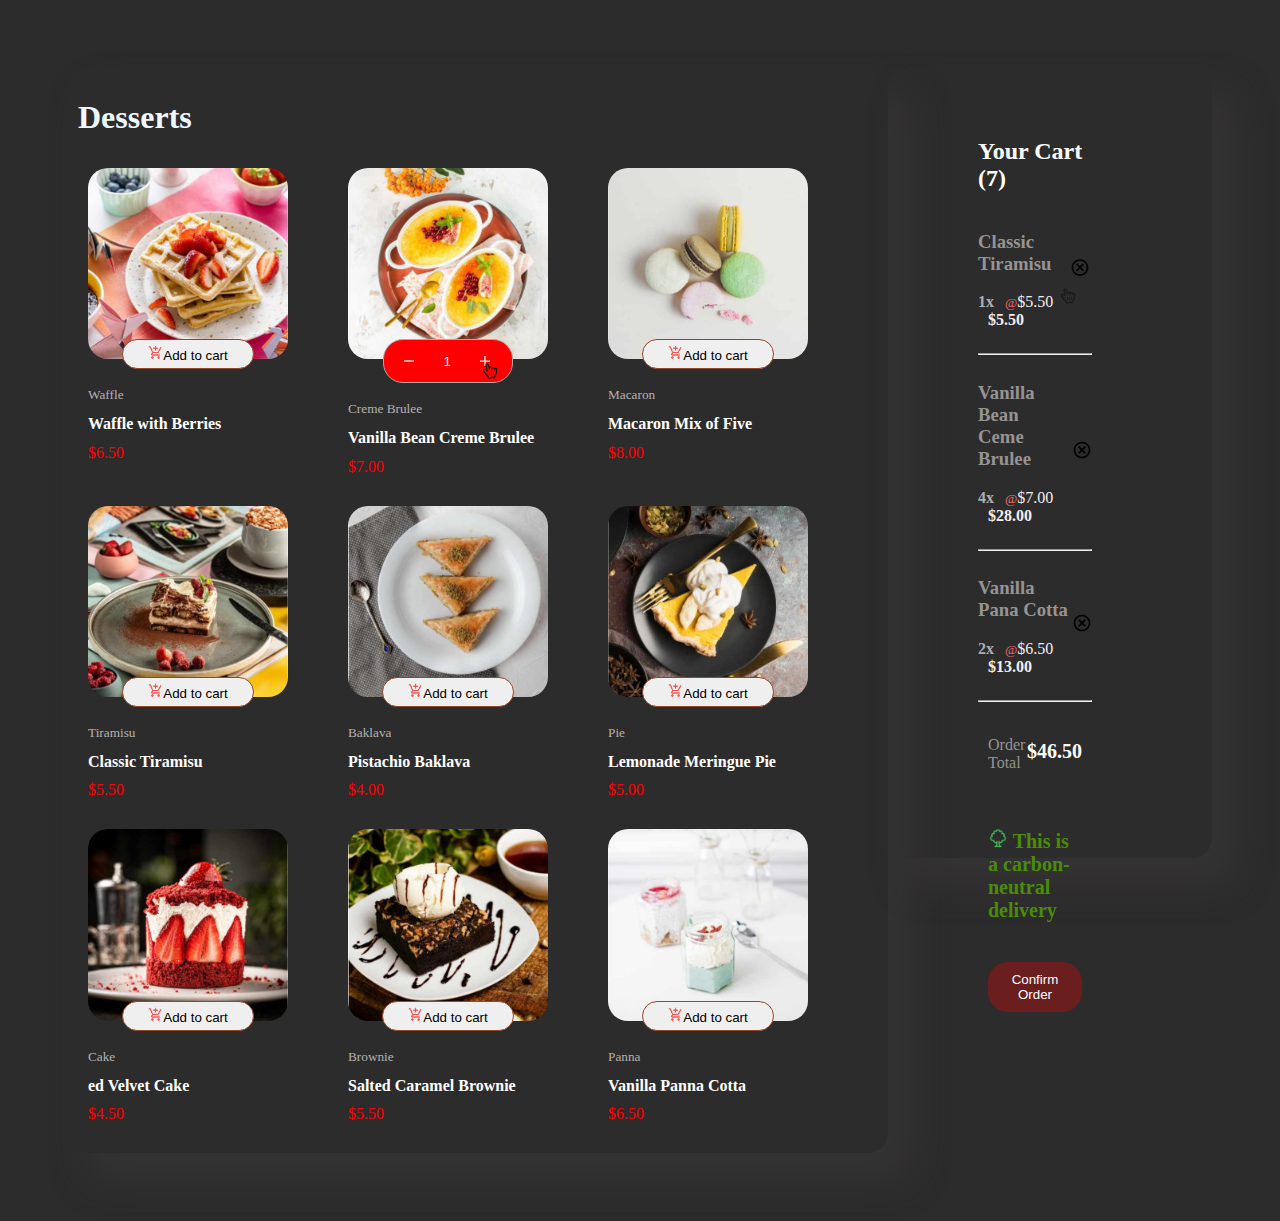
<file: Products/index.html>
<!DOCTYPE html>
<html lang="en">

<head>
    <meta charset="UTF-8">
    <meta name="viewport" content="width=device-width, initial-scale=1.0">
    <link rel="shortcut icon" href="illustration-empty-cart.svg" type="image/x-icon">
    <link rel="preconnect" href="https://fonts.googleapis.com">
    <link rel="preconnect" href="https://fonts.gstatic.com" crossorigin>
    <link href="https://fonts.googleapis.com/css2?family=Red+Hat+Text:ital,wght@0,300..700;1,300..700&display=swap"
        rel="stylesheet">
    <link rel="stylesheet" href="styles.css">
    <title>Products</title>
</head>

<body>
    <main>

        <div class="list">
            <h1>Desserts</h1>
            <div class="list1">
                <div class="list1a">
                    <div class="list1ai">
                        <img src="image-waffle-desktop.jpg" alt="waffle" style="border-radius: 20px; width: 200px;">
                        <button><a href="#"><img src="icons8-add-shopping-cart-24.png" alt="cart" width="15">Add to
                                cart</a></button>
                    </div>

                    <div class="list1aii">
                        <h5>Waffle</h5>
                        <h4>Waffle with Berries</h4>
                        <p>$6.50</p>
                    </div>
                </div>
                <div class="list1b">
                    <div class="list1bi">
                        <img src="image-creme-brulee-desktop.jpg" alt="waffle"
                            style="border-radius: 20px; width: 200px;">
                        <button
                            style="display: flex; flex-direction: row; flex-wrap: wrap;justify-content: space-between; align-items: center; padding: 0.1px 60px; background-color: red; border: 1px solid rgb(172, 169, 169);">
                            <img src="icon-decrement-quantity.svg" alt="dec" style="margin-left: -40px;">
                            <p style="color: white;">1</p>
                            <img src="icon-increment-quantity.svg" alt="incr" style="margin-right: -40px;">
                            <img src="icons8-hand-cursor.svg" alt="hand" width="20px" height="25px"
                                style="margin-right: -48px; margin-bottom: -20px;">
                        </button>

                    </div>

                    <div class="list1bii">
                        <h5>Creme Brulee</h5>
                        <h4>Vanilla Bean Creme Brulee</h4>
                        <p>$7.00</p>
                    </div>
                </div>
                <div class="list1c">
                    <div class="list1ci">
                        <img src="image-macaron-desktop.jpg" alt="waffle" style="border-radius: 20px; width: 200px;">
                        <button><a href="#"><img src="icons8-add-shopping-cart-24.png" alt="cart" width="15">Add to
                                cart</a>
                        </button>
                    </div>
                    <div class="list1cii">
                        <h5>Macaron</h5>
                        <h4>Macaron Mix of Five</h4>
                        <p>$8.00</p>
                    </div>
                </div>
            </div>

            <div class="list2">
                <div class="list2a">
                    <div class="list2ai">
                        <img src="image-tiramisu-desktop.jpg" alt="tira" style="border-radius: 20px; width: 200px;">
                        <button><a href="#"><img src="icons8-add-shopping-cart-24.png" alt="cart" width="15">Add to
                                cart</a></button>
                    </div>
                    <div class="list2aii">
                        <h5>Tiramisu</h5>
                        <h4>Classic Tiramisu</h4>
                        <p>$5.50</p>
                    </div>
                </div>
                <div class="list2b">
                    <div class="list2bi">
                        <img src="image-baklava-desktop.jpg" alt="bak" style="border-radius: 20px; width: 200px;">
                        <button><a href="#"><img src="icons8-add-shopping-cart-24.png" alt="cart" width="15">Add to
                                cart</a></button>
                    </div>
                    <div class="list2bii">
                        <h5>Baklava</h5>
                        <h4>Pistachio Baklava</h4>
                        <p>$4.00</p>
                    </div>
                </div>
                <div class="list2c">
                    <div class="list2ci">
                        <img src="image-meringue-desktop.jpg" alt="Meringue" style="border-radius: 20px; width: 200px;">
                        <button><a href="#"><img src="icons8-add-shopping-cart-24.png" alt="cart" width="15">Add to
                                cart</a></button>
                    </div>
                    <div class="list2cii">
                        <h5>Pie</h5>
                        <h4>Lemonade Meringue Pie</h4>
                        <p>$5.00</p>
                    </div>
                </div>
            </div>

            <div class="list3">
                <div class="list3a">
                    <div class="list3ai">
                        <img src="image-cake-desktop.jpg" alt="cake" style="border-radius: 20px; width: 200px;">
                        <button><a href="#"><img src="icons8-add-shopping-cart-24.png" alt="cart" width="15">Add to
                                cart</a></button>
                    </div>
                    <div class="list3aii">
                        <h5>Cake</h5>
                        <h4>ed Velvet Cake</h4>
                        <p>$4.50</p>
                    </div>
                </div>
                <div class="list3b">
                    <div class="list3bi">
                        <img src="image-brownie-desktop.jpg" alt="brownie" style="border-radius: 20px; width: 200px;">
                        <button><a href="#"><img src="icons8-add-shopping-cart-24.png" alt="cart" width="15">Add to
                                cart</a></button>
                    </div>
                    <div class="list3bii">
                        <h5>Brownie</h5>
                        <h4>Salted Caramel Brownie</h4>
                        <p>$5.50</p>
                    </div>
                </div>
                <div class="list3c">
                    <div class="list3ci">
                        <img src="image-panna-cotta-desktop.jpg" alt="panna" style="border-radius: 20px; width: 200px;">
                        <button><a href="#"><img src="icons8-add-shopping-cart-24.png" alt="cart" width="15">Add to
                                cart</a></button>
                    </div>
                    <div class="list3cii">
                        <h5>Panna</h5>
                        <h4>Vanilla Panna Cotta</h4>
                        <p>$6.50</p>
                    </div>
                </div>
            </div>
        </div>

        <div class="container">
            <h2>Your Cart (7)</h2>
            <div class="contain1">
                <div class="content1a">
                    <h3>
                        Classic Tiramisu
                    </h3>
                    <p><strong style="color: rgb(171, 173, 175); margin-right: 7px;">1x</strong> <small
                            style="color: rgb(241, 103, 103);">@</small>$5.50
                        <strong style="margin-left: 10px;">$5.50</strong>
                    </p>
                </div>
                <div class="content2a">
                    <img src="icons8-cancel.svg" alt="cancel" width="20px" height="25px">
                    <img src="icons8-hand-cursor.svg" alt="hand" width="20px" height="25px"
                        style="margin-left: -12px; margin-bottom: -10px;">
                </div>
            </div>
            <hr>
            <div class="contain2">
                <div class="content1b">
                    <h3>
                        Vanilla Bean <br> Ceme Brulee
                    </h3>
                    <p><strong style="color: rgb(171, 173, 175); margin-right: 7px;">4x</strong> <small
                            style="color: rgb(244, 111, 111);">@</small>$7.00
                        <strong style="margin-left: 10px;">$28.00</strong>
                    </p>
                </div>
                <div class="content2b">
                    <svg xmlns="http://www.w3.org/2000/svg" x="0px" y="0px" width="20" height="20" viewBox="0 0 24 24">
                        <path
                            d="M 12 2 C 6.4889971 2 2 6.4889971 2 12 C 2 17.511003 6.4889971 22 12 22 C 17.511003 22 22 17.511003 22 12 C 22 6.4889971 17.511003 2 12 2 z M 12 4 C 16.430123 4 20 7.5698774 20 12 C 20 16.430123 16.430123 20 12 20 C 7.5698774 20 4 16.430123 4 12 C 4 7.5698774 7.5698774 4 12 4 z M 8.7070312 7.2929688 L 7.2929688 8.7070312 L 10.585938 12 L 7.2929688 15.292969 L 8.7070312 16.707031 L 12 13.414062 L 15.292969 16.707031 L 16.707031 15.292969 L 13.414062 12 L 16.707031 8.7070312 L 15.292969 7.2929688 L 12 10.585938 L 8.7070312 7.2929688 z">
                        </path>
                    </svg>
                </div>
            </div>
            <hr>
            <div class="contain3">
                <div class="content1c">
                    <h3>
                        Vanilla Pana Cotta
                    </h3>
                    <p><strong style="color: rgb(171, 173, 175);margin-right: 7px;">2x</strong> <small
                            style="color: rgb(244, 99, 99);">@</small>$6.50
                        <strong style="margin-left: 10px;">$13.00</strong>
                    </p>
                </div>
                <div class="content2c">
                    <svg xmlns="http://www.w3.org/2000/svg" x="0px" y="0px" width="20" height="20" viewBox="0 0 24 24">
                        <path
                            d="M 12 2 C 6.4889971 2 2 6.4889971 2 12 C 2 17.511003 6.4889971 22 12 22 C 17.511003 22 22 17.511003 22 12 C 22 6.4889971 17.511003 2 12 2 z M 12 4 C 16.430123 4 20 7.5698774 20 12 C 20 16.430123 16.430123 20 12 20 C 7.5698774 20 4 16.430123 4 12 C 4 7.5698774 7.5698774 4 12 4 z M 8.7070312 7.2929688 L 7.2929688 8.7070312 L 10.585938 12 L 7.2929688 15.292969 L 8.7070312 16.707031 L 12 13.414062 L 15.292969 16.707031 L 16.707031 15.292969 L 13.414062 12 L 16.707031 8.7070312 L 15.292969 7.2929688 L 12 10.585938 L 8.7070312 7.2929688 z">
                        </path>
                    </svg>
                </div>
            </div>
            <hr>
            <div class="contain4">
                <p style="color: rgb(150, 147, 147);"> Order Total</p>
                <p style="font-weight: 900; font-size: 20px;"><strong>$46.50</strong></p>
            </div>

            <div class="contain5">
                <p>
                    <img src="icons8-tree-48.png" alt="tree" width="20px"> This is a carbon-neutral delivery
                </p>
                <button><a href="confirm.html">Confirm Order</a></button>
            </div>
        </div>
    </main>
</body>

</html>
</file>
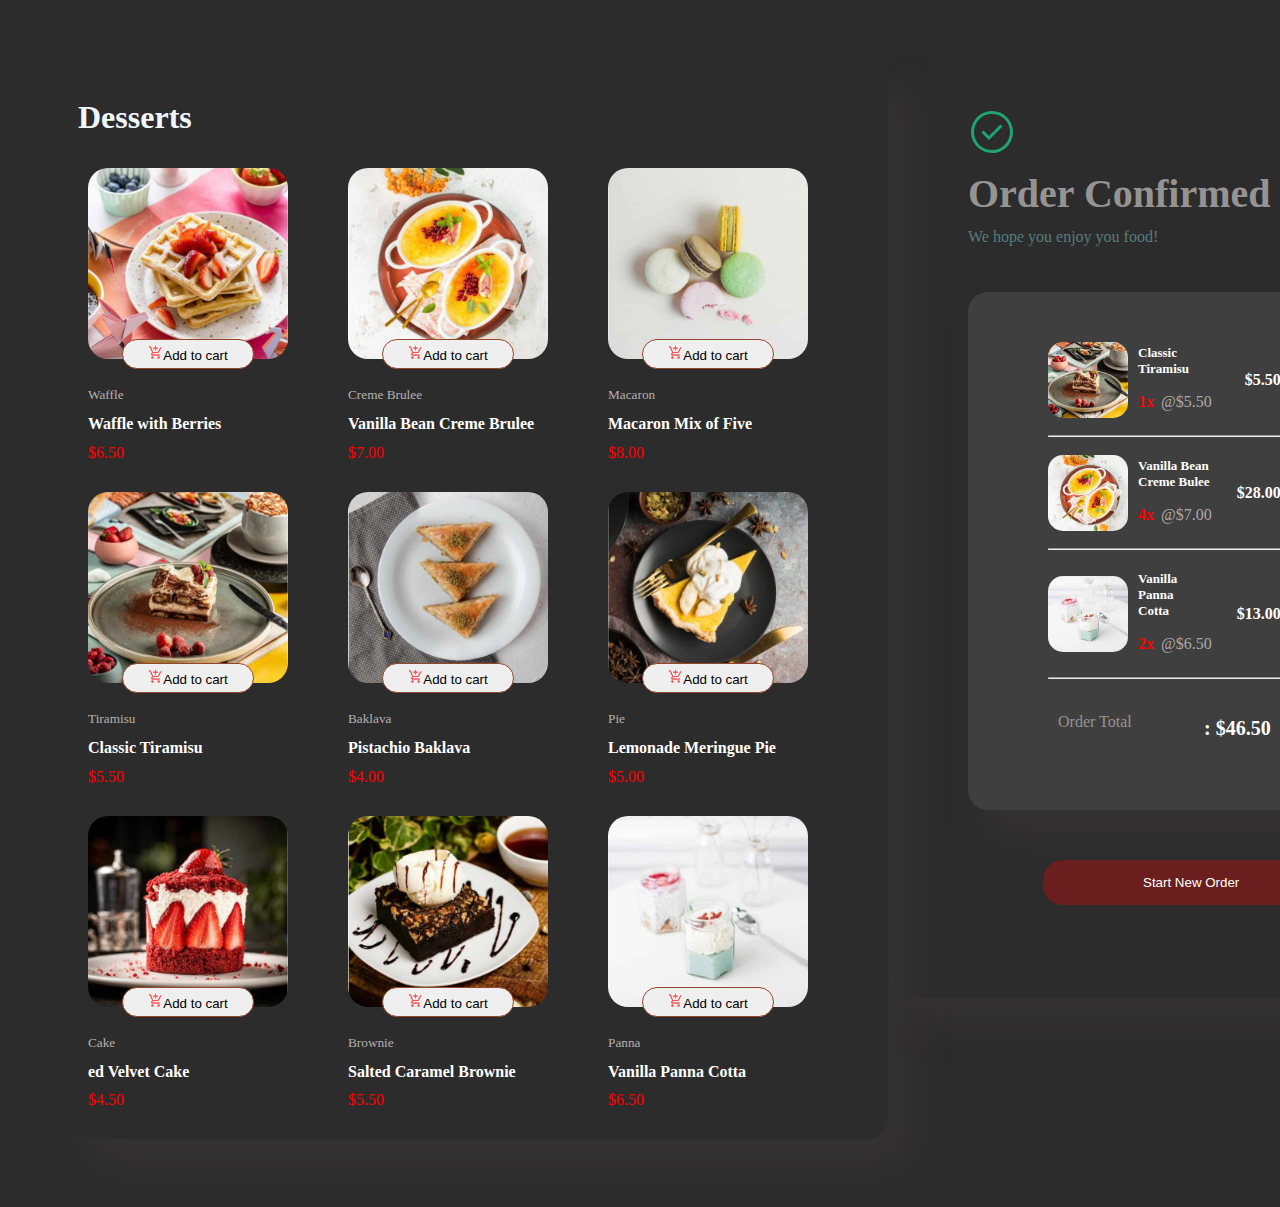
<file: Products/confirm.html>
<!DOCTYPE html>
<html lang="en">

<head>
    <meta charset="UTF-8">
    <meta name="viewport" content="width=device-width, initial-scale=1.0">
    <link rel="shortcut icon" href="illustration-empty-cart.svg" type="image/x-icon">
    <link rel="preconnect" href="https://fonts.googleapis.com">
    <link rel="preconnect" href="https://fonts.gstatic.com" crossorigin>
    <link href="https://fonts.googleapis.com/css2?family=Red+Hat+Text:ital,wght@0,300..700;1,300..700&display=swap"
        rel="stylesheet">
    <link rel="stylesheet" href="styles.css">
    <title>Products</title>
</head>

<body>
    <main>

        <div class="list">
            <h1>Desserts</h1>
            <div class="list1">
                <div class="list1a">
                    <div class="list1ai">
                        <img src="image-waffle-desktop.jpg" alt="waffle" style="border-radius: 20px; width: 200px;">
                        <button><a href="#"><img src="icons8-add-shopping-cart-24.png" alt="cart" width="15">Add to
                                cart</a></button>
                    </div>
                    <div class="list1aii">
                        <h5>Waffle</h5>
                        <h4>Waffle with Berries</h4>
                        <p>$6.50</p>
                    </div>
                </div>
                <div class="list1b">
                    <div class="list1bi">
                        <img src="image-creme-brulee-desktop.jpg" alt="waffle"
                            style="border-radius: 20px; width: 200px;">
                        <button><a href="#"><img src="icons8-add-shopping-cart-24.png" alt="cart" width="15">Add to
                                cart</a></button>
                    </div>
                    <div class="list1bii">
                        <h5>Creme Brulee</h5>
                        <h4>Vanilla Bean Creme Brulee</h4>
                        <p>$7.00</p>
                    </div>
                </div>
                <div class="list1c">
                    <div class="list1ci">
                        <img src="image-macaron-desktop.jpg" alt="waffle" style="border-radius: 20px; width: 200px;">
                        <button><a href="#"><img src="icons8-add-shopping-cart-24.png" alt="cart" width="15">Add to
                                cart</a>
                        </button>
                    </div>
                    <div class="list1cii">
                        <h5>Macaron</h5>
                        <h4>Macaron Mix of Five</h4>
                        <p>$8.00</p>
                    </div>
                </div>
            </div>

            <div class="list2">
                <div class="list2a">
                    <div class="list2ai">
                        <img src="image-tiramisu-desktop.jpg" alt="tira" style="border-radius: 20px; width: 200px;">
                        <button><a href="#"><img src="icons8-add-shopping-cart-24.png" alt="cart" width="15">Add to
                                cart</a></button>
                    </div>
                    <div class="list2aii">
                        <h5>Tiramisu</h5>
                        <h4>Classic Tiramisu</h4>
                        <p>$5.50</p>
                    </div>
                </div>
                <div class="list2b">
                    <div class="list2bi">
                        <img src="image-baklava-desktop.jpg" alt="bak" style="border-radius: 20px; width: 200px;">
                        <button><a href="#"><img src="icons8-add-shopping-cart-24.png" alt="cart" width="15">Add to
                                cart</a></button>
                    </div>
                    <div class="list2bii">
                        <h5>Baklava</h5>
                        <h4>Pistachio Baklava</h4>
                        <p>$4.00</p>
                    </div>
                </div>
                <div class="list2c">
                    <div class="list2ci">
                        <img src="image-meringue-desktop.jpg" alt="Meringue" style="border-radius: 20px; width: 200px;">
                        <button><a href="#"><img src="icons8-add-shopping-cart-24.png" alt="cart" width="15">Add to
                                cart</a></button>
                    </div>
                    <div class="list2cii">
                        <h5>Pie</h5>
                        <h4>Lemonade Meringue Pie</h4>
                        <p>$5.00</p>
                    </div>
                </div>
            </div>

            <div class="list3">
                <div class="list3a">
                    <div class="list3ai">
                        <img src="image-cake-desktop.jpg" alt="cake" style="border-radius: 20px; width: 200px;">
                        <button><a href="#"><img src="icons8-add-shopping-cart-24.png" alt="cart" width="15">Add to
                                cart</a></button>
                    </div>
                    <div class="list3aii">
                        <h5>Cake</h5>
                        <h4>ed Velvet Cake</h4>
                        <p>$4.50</p>
                    </div>
                </div>
                <div class="list3b">
                    <div class="list3bi">
                        <img src="image-brownie-desktop.jpg" alt="brownie" style="border-radius: 20px; width: 200px;">
                        <button><a href="#"><img src="icons8-add-shopping-cart-24.png" alt="cart" width="15">Add to
                                cart</a></button>
                    </div>
                    <div class="list3bii">
                        <h5>Brownie</h5>
                        <h4>Salted Caramel Brownie</h4>
                        <p>$5.50</p>
                    </div>
                </div>
                <div class="list3c">
                    <div class="list3ci">
                        <img src="image-panna-cotta-desktop.jpg" alt="panna" style="border-radius: 20px; width: 200px;">
                        <button><a href="#"><img src="icons8-add-shopping-cart-24.png" alt="cart" width="15">Add to
                                cart</a></button>
                    </div>
                    <div class="list3cii">
                        <h5>Panna</h5>
                        <h4>Vanilla Panna Cotta</h4>
                        <p>$6.50</p>
                    </div>
                </div>
            </div>
        </div>

        <div class="box">
            <div class="box1">
                <img src="icon-order-confirmed.svg" alt="">
                <h2>
                    Order Confirmed
                </h2>
                <p>
                    We hope you enjoy you food!
                </p>
            </div>
            <div class="box2">
                <div class="box2a">
                    <div class="box2ai">
                        <img src="image-tiramisu-desktop.jpg" alt="tira" width="80px" style="border-radius: 15px;">
                        <div class="box2aii">
                            <h3>Classic Tiramisu</h3>
                            <p style="color: darkgrey;"><strong style="color: red; margin-right: 7px;">1x</strong>@$5.50
                            </p>
                        </div>
                    </div>
                    <div class="box2aiii">
                        <p><strong>$5.50</strong></p>
                    </div>
                </div>
                <hr>
                <div class="box2b">
                    <div class="box2bi">
                        <img src="image-creme-brulee-desktop.jpg" alt="Creme" width="80px" style="border-radius: 15px;">
                        <div class="box2aii">
                            <h3>Vanilla Bean <br> Creme Bulee</h3>
                            <p style="color: darkgrey;"><strong style="color: red; margin-right: 7px;">4x</strong>@$7.00
                            </p>
                        </div>
                    </div>
                    <div class="box2aiii">
                        <p><strong>$28.00</strong></p>
                    </div>
                </div>
                <hr>
                <div class="box2c">
                    <div class="box2ci">
                        <img src="image-panna-cotta-desktop.jpg" alt="Panna" width="80px" style="border-radius: 15px;">
                        <div class="boxcii">
                            <h3>Vanilla Panna <br> Cotta</h3>
                            <p style="color: darkgrey;"><strong style="color: red; margin-right: 7px;">2x</strong>@$6.50
                            </p>
                        </div>
                    </div>
                    <div class="box2ciii">
                        <p><strong>$13.00</strong></p>
                    </div>
                </div>
                <hr>
                <div class="contain4">
                    <p style="color: rgb(150, 147, 147);"> Order Total</p>
                    <p class="p1" style="font-weight: 900; font-size: 20px;"><strong> : $46.50</strong></p>
                </div>
            </div>

            <button><a href="YourOrder.html">Start New Order</a></button>
        </div>
    </main>
</body>

</html>
</file>
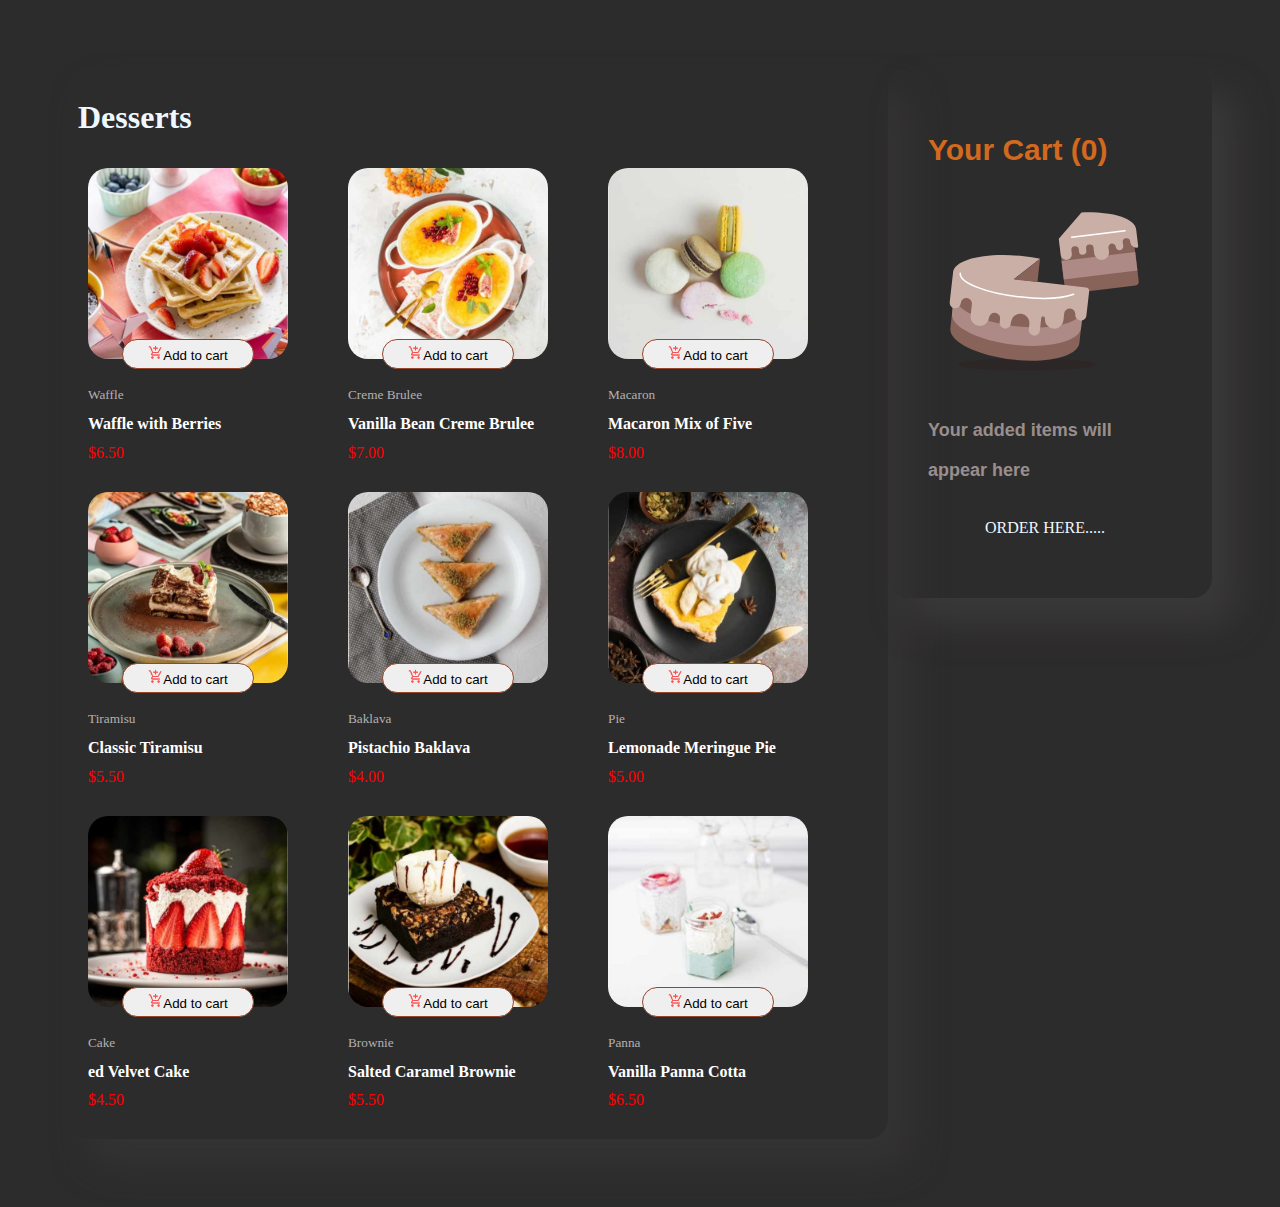
<file: Products/YourOrder.html>
<!DOCTYPE html>
<html lang="en">

<head>
    <meta charset="UTF-8">
    <meta name="viewport" content="width=device-width, initial-scale=1.0">
    <link rel="shortcut icon" href="illustration-empty-cart.svg" type="image/x-icon">
    <link rel="preconnect" href="https://fonts.googleapis.com">
    <link rel="preconnect" href="https://fonts.gstatic.com" crossorigin>
    <link href="https://fonts.googleapis.com/css2?family=Red+Hat+Text:ital,wght@0,300..700;1,300..700&display=swap"
        rel="stylesheet">
    <link rel="stylesheet" href="styles.css">
    <title>Products</title>
</head>

<body>
    <main>

        <div class="list">
            <h1>Desserts</h1>
            <div class="list1">
                <div class="list1a">
                    <div class="list1ai">
                        <img src="image-waffle-desktop.jpg" alt="waffle" style="border-radius: 20px; width: 200px;">
                        <button><a href="#"><img src="icons8-add-shopping-cart-24.png" alt="cart" width="15">Add to
                                cart</a></button>
                    </div>
                    <div class="list1aii">
                        <h5>Waffle</h5>
                        <h4>Waffle with Berries</h4>
                        <p>$6.50</p>
                    </div>
                </div>
                <div class="list1b">
                    <div class="list1bi">
                        <img src="image-creme-brulee-desktop.jpg" alt="waffle"
                            style="border-radius: 20px; width: 200px;">
                        <button><a href="#"><img src="icons8-add-shopping-cart-24.png" alt="cart" width="15">Add to
                                cart</a></button>
                    </div>
                    <div class="list1bii">
                        <h5>Creme Brulee</h5>
                        <h4>Vanilla Bean Creme Brulee</h4>
                        <p>$7.00</p>
                    </div>
                </div>
                <div class="list1c">
                    <div class="list1ci">
                        <img src="image-macaron-desktop.jpg" alt="waffle" style="border-radius: 20px; width: 200px;">
                        <button><a href="#"><img src="icons8-add-shopping-cart-24.png" alt="cart" width="15">Add to
                                cart</a>
                        </button>
                    </div>
                    <div class="list1cii">
                        <h5>Macaron</h5>
                        <h4>Macaron Mix of Five</h4>
                        <p>$8.00</p>
                    </div>
                </div>
            </div>

            <div class="list2">
                <div class="list2a">
                    <div class="list2ai">
                        <img src="image-tiramisu-desktop.jpg" alt="tira" style="border-radius: 20px; width: 200px;">
                        <button><a href="#"><img src="icons8-add-shopping-cart-24.png" alt="cart" width="15">Add to
                                cart</a></button>
                    </div>
                    <div class="list2aii">
                        <h5>Tiramisu</h5>
                        <h4>Classic Tiramisu</h4>
                        <p>$5.50</p>
                    </div>
                </div>
                <div class="list2b">
                    <div class="list2bi">
                        <img src="image-baklava-desktop.jpg" alt="bak" style="border-radius: 20px; width: 200px;">
                        <button><a href="#"><img src="icons8-add-shopping-cart-24.png" alt="cart" width="15">Add to
                                cart</a></button>
                    </div>
                    <div class="list2bii">
                        <h5>Baklava</h5>
                        <h4>Pistachio Baklava</h4>
                        <p>$4.00</p>
                    </div>
                </div>
                <div class="list2c">
                    <div class="list2ci">
                        <img src="image-meringue-desktop.jpg" alt="Meringue" style="border-radius: 20px; width: 200px;">
                        <button><a href="#"><img src="icons8-add-shopping-cart-24.png" alt="cart" width="15">Add to
                                cart</a></button>
                    </div>
                    <div class="list2cii">
                        <h5>Pie</h5>
                        <h4>Lemonade Meringue Pie</h4>
                        <p>$5.00</p>
                    </div>
                </div>
            </div>

            <div class="list3">
                <div class="list3a">
                    <div class="list3ai">
                        <img src="image-cake-desktop.jpg" alt="cake" style="border-radius: 20px; width: 200px;">
                        <button><a href="#"><img src="icons8-add-shopping-cart-24.png" alt="cart" width="15">Add to
                                cart</a></button>
                    </div>
                    <div class="list3aii">
                        <h5>Cake</h5>
                        <h4>ed Velvet Cake</h4>
                        <p>$4.50</p>
                    </div>
                </div>
                <div class="list3b">
                    <div class="list3bi">
                        <img src="image-brownie-desktop.jpg" alt="brownie" style="border-radius: 20px; width: 200px;">
                        <button><a href="#"><img src="icons8-add-shopping-cart-24.png" alt="cart" width="15">Add to
                                cart</a></button>
                    </div>
                    <div class="list3bii">
                        <h5>Brownie</h5>
                        <h4>Salted Caramel Brownie</h4>
                        <p>$5.50</p>
                    </div>
                </div>
                <div class="list3c">
                    <div class="list3ci">
                        <img src="image-panna-cotta-desktop.jpg" alt="panna" style="border-radius: 20px; width: 200px;">
                        <button><a href="#"><img src="icons8-add-shopping-cart-24.png" alt="cart" width="15">Add to
                                cart</a></button>
                    </div>
                    <div class="list3cii">
                        <h5>Panna</h5>
                        <h4>Vanilla Panna Cotta</h4>
                        <p>$6.50</p>
                    </div>
                </div>
            </div>
        </div>


        <div class="pack">
            <h2>Your Cart (0)</h2>
            <div class="pack1">
                <img src="illustration-empty-cart.svg" alt="cart" width="200px">
                <p>Your added items will appear here</p>
                <a href="index.html"> ORDER HERE.....</a>
            </div>
        </div>
    </main>
</body>

</html>
</file>
<file: Products/styles.css>
body {
    background-color: rgb(45, 44, 44);
}

main {
    display: flex;
    flex-direction: row;
    justify-content: space-between;
    padding: 60px;
    max-width: 100%;
}

.list {
    display: flex;
    flex-direction: column;
    justify-content: space-between;
    padding: 10px;
    max-width: 100%;
    border-radius: 20px;
    box-shadow: 22px 25px 35px 1px rgba(57, 57, 57, 0.66);
    -webkit-box-shadow: 22px 25px 35px 1px rgba(56, 55, 55, 0.66);
    -moz-box-shadow: 22px 25px 35px 1px rgba(54, 53, 53, 0.66);
}

.list h1 {
    color: aliceblue;
    font-weight: 800;
}

.list1,
.list2,
.list3 {
    display: flex;
    flex-direction: row;
    justify-content: space-between;
    align-content: center;
    padding: 10px;
    max-width: 100%;
}

.list1a,
.list1b,
.list1c,
.list2a,
.list2b,
.list2c,
.list3a,
.list3b,
.list3c {
    margin-right: 60px;
}

.list1ai,
.list1bi,
.list1ci,
.list2ai,
.list2bi,
.list2ci,
.list3ai,
.list3bi,
.list3ci {
    display: flex;
    flex-direction: column;
    align-items: center;
    justify-content: center;
}


.list1aii h5,
.list1bii h5,
.list1cii h5,
.list2aii h5,
.list2bii h5,
.list2cii h5,
.list3aii h5,
.list3bii h5,
.list3cii h5 {
    color: rgb(179, 177, 177);
    font-weight: 400;
}

.list1aii h4,
.list1bii h4,
.list1cii h4,
.list2aii h4,
.list2bii h4,
.list2cii h4,
.list3aii h4,
.list3bii h4,
.list3cii h4 {
    color: white;
    font-weight: 800;
}

.list1aii p,
.list1bii p,
.list1cii p,
.list2aii p,
.list2bii p,
.list2cii p,
.list3aii p,
.list3bii p,
.list3cii p {
    color: red;
    font-weight: 400;
}

.list1aii,
.list1bii,
.list1cii,
.list2aii,
.list2bii,
.list2cii,
.list3aii,
.list3bii,
.list3cii {
    line-height: 7px;
}

.B1 {
    background-color: red;
    padding: 3px 30px;
}

button {
    border-radius: 20px;
    padding: 5px 25px;
    border: 1px solid rgb(149, 70, 42);
    align-items: center;
    justify-content: center;
    margin-top: -20px;
}

button a {
    list-style: none;
    color: black;
    text-decoration: none;
    font-weight: 800px;
    font-family: 'Franklin Gothic Medium', 'Arial Narrow', Arial, sans-serif;
}

button:hover {
    cursor: pointer;
    border: 3.4px solid orangered;
}

button a:hover {
    cursor: pointer;
    color: rgb(228, 86, 34);
}

.container {
    padding: 50px 120px 40px 90px;
    color: white;
    height: 700px;
    max-width: 100%;
    border-radius: 20px;
    box-shadow: 22px 25px 35px 1px rgba(57, 57, 57, 0.66);
    -webkit-box-shadow: 22px 25px 35px 1px rgba(56, 55, 55, 0.66);
    -moz-box-shadow: 22px 25px 35px 1px rgba(54, 53, 53, 0.66);
}

.contain1,
.contain2,
.contain3 {
    display: flex;
    flex-direction: row;
    justify-content: space-between;
    align-items: center;
}

.contain1 h3,
.contain2 h3,
.contain3 h3 {
    color: rgb(150, 147, 147);
    font-weight: 900;
}

.contain1 p,
.contain2 p,
.contain3 p {
    color: rgb(243, 237, 238);
}

.contain4 {
    display: flex;
    flex-direction: row;
    justify-content: space-between;
    align-content: center;
    padding: 10px;
    max-width: 100%;
}

.contain5 {
    display: flex;
    flex-direction: column;
    justify-content: center;
    align-content: center;
    padding: 10px;
    max-width: 100%;
}

.contain5 p {
    font-size: 20px;
    color: rgb(74, 140, 9);
    font-weight: 800;
    margin-bottom: 60px;
}

.contain5 button {
    padding: 10px 10px;
    background-color: rgb(106, 30, 30);
    border: transparent;
}

.contain5 button a {
    color: white;
}

.contain5 button:hover {
    background-color: crimson;
    border: 1px solid black;
}

.contain5 button a:hover {
    color: rgb(225, 192, 150);
    font-size: 25px;
}


.box {
    padding: 40px 80px;
    color: white;
    height: 850px;
    max-width: 100%;
    border-radius: 20px;
    box-shadow: 22px 25px 35px 1px rgba(57, 57, 57, 0.66);
    -webkit-box-shadow: 22px 25px 35px 1px rgba(56, 55, 55, 0.66);
    -moz-box-shadow: 22px 25px 35px 1px rgba(54, 53, 53, 0.66);
}

.box1 {
    line-height: 10px;
    margin-bottom: 50px;
}

.box1 h2 {
    color: rgb(150, 147, 147);
    font-size: 40px;
}

.box1 p {
    color: rgb(85, 124, 124);
}

.box2 {
    padding: 40px 80px;
    max-width: 200%;
    border-radius: 20px;
    background-color: rgb(64, 63, 63);
    box-shadow: 22px 25px 35px 1px rgba(57, 57, 57, 0.66);
    -webkit-box-shadow: 22px 25px 35px 1px rgba(56, 55, 55, 0.66);
    -moz-box-shadow: 22px 25px 35px 1px rgba(54, 53, 53, 0.66);
}

.box2a,
.box2b,
.box2c {
    display: flex;
    flex-direction: row;
    justify-content: space-between;
    align-items: center;
}

.box2ai,
.box2bi,
.box2ci {
    display: flex;
    flex-direction: row;
    justify-content: space-between;
    align-items: center;
    margin-right: 25px;
}

.box2ai img,
.box2bi img,
.box2ci img {
    margin-right: 10px;
}

.box2ai h3,
.box2bi h3,
.box2ci h3 {
    font-size: 13px;
}

.box button {
    padding: 15px 100px;
    background-color: rgb(106, 30, 30);
    border: transparent;
    margin-top: 50px;
    margin-left: 75px;
}

.box button a {
    color: white;
}

.box button:hover {
    background-color: crimson;
    border: 1px solid black;
}

.box button a:hover {
    color: rgb(182, 179, 175);
    font-size: 17px;
}

.pack {
    display: flex;
    flex-direction: column;
    flex-wrap: wrap;
    color: whitesmoke;
    border-radius: 20px;
    height: 450px;
    padding: 40px 100px 40px 40px;
    box-shadow: 22px 25px 35px 1px rgba(78, 77, 77, 0.66);
    -webkit-box-shadow: 22px 25px 35px 1px rgba(65, 64, 64, 0.66);
    -moz-box-shadow: 22px 25px 35px 1px rgba(59, 58, 58, 0.66);
}

.pack h2 {
    display: flex;
    flex-direction: column;
    justify-content: flex-start;
    align-items: flex-start;
    font-size: 30px;
    color: chocolate;
    font-family: 'Lucida Sans', 'Lucida Sans Regular', 'Lucida Grande', 'Lucida Sans Unicode', Geneva, Verdana, sans-serif;
    font-weight: 800;
}

.pack1 {
    display: flex;
    flex-direction: column;
    justify-content: center;
    align-items: center;
    margin-right: -50px;
    line-height: 40px;
}

.pack1 p {
    font-size: 18px;
    color: rgb(153, 142, 142);
    font-family: 'Lucida Sans', 'Lucida Sans Regular', 'Lucida Grande', 'Lucida Sans Unicode', Geneva, Verdana, sans-serif;
    font-weight: 800;
}

.pack1 a {
    color: aliceblue;
    list-style: none;
    text-decoration: none;
}

.pack1 a:hover {
    color: red;
    cursor: pointer;
}

@media screen and (max-width: 375px) {


    main {
        display: flex;
        flex-direction: column;
        justify-content: space-between;
        padding: 30px;
        max-width: 100%;
    }

    .list {
        display: flex;
        flex-direction: column;
        justify-content: space-between;
        padding: 5px;
        max-width: 100%;
        margin-bottom: 50px;
        border-radius: 20px;
        box-shadow: 22px 25px 35px 1px rgba(57, 57, 57, 0.66);
        -webkit-box-shadow: 22px 25px 35px 1px rgba(56, 55, 55, 0.66);
        -moz-box-shadow: 22px 25px 35px 1px rgba(54, 53, 53, 0.66);
    }

    .list1,
    .list2,
    .list3 {
        display: flex;
        flex-direction: column;
        justify-content: space-between;
        align-content: center;
        padding: 5px;
        max-width: 100%;
    }


    .container {
        padding: 25px 60px 20px 45px;
        color: white;
        height: 700px;
        max-width: 100%;
        border-radius: 20px;
        box-shadow: 22px 25px 35px 1px rgba(57, 57, 57, 0.66);
        -webkit-box-shadow: 22px 25px 35px 1px rgba(56, 55, 55, 0.66);
        -moz-box-shadow: 22px 25px 35px 1px rgba(54, 53, 53, 0.66);
    }

    .contain1,
    .contain2,
    .contain3 {
        display: flex;
        flex-direction: row;
        justify-content: space-between;
        align-items: center;
    }

    .contain1 h3,
    .contain2 h3,
    .contain3 h3 {
        color: rgb(150, 147, 147);
        font-weight: 900;
        font-size: 15px;
    }

    .contain1 p,
    .contain2 p,
    .contain3 p {
        color: rgb(243, 237, 238);
    }

    .contain4 {
        display: flex;
        flex-direction: row;
        justify-content: space-between;
        align-content: center;
        padding: 10px;
        max-width: 100%;
    }

    .contain5 {
        display: flex;
        flex-direction: column;
        justify-content: center;
        align-content: center;
        padding: 10px;
        max-width: 100%;
    }

    .contain5 p {
        font-size: 9px;
        color: rgb(74, 140, 9);
        font-weight: 800;
        margin-bottom: 60px;
    }

    .contain4 .p1 {
        font-size: 10px;
    }


    .box {
        padding: 40px 40px;
        color: white;
        height: 580px;
        max-width: 200%;
        border-radius: 20px;
        box-shadow: 22px 25px 35px 1px rgba(57, 57, 57, 0.66);
        -webkit-box-shadow: 22px 25px 35px 1px rgba(56, 55, 55, 0.66);
        -moz-box-shadow: 22px 25px 35px 1px rgba(54, 53, 53, 0.66);
    }

    .box1 {
        line-height: 7px;
        margin-bottom: 25px;
    }

    .box1 h2 {
        color: rgb(150, 147, 147);
        font-size: 20px;
    }

    .box1 p {
        color: rgb(85, 124, 124);
        font-size: 10px;
    }

    .box2 {
        padding: 40px 40px;
        max-width: 200%;
        border-radius: 20px;
        background-color: rgb(64, 63, 63);
        box-shadow: 22px 25px 35px 1px rgba(57, 57, 57, 0.66);
        -webkit-box-shadow: 22px 25px 35px 1px rgba(56, 55, 55, 0.66);
        -moz-box-shadow: 22px 25px 35px 1px rgba(54, 53, 53, 0.66);
    }

    .box2a,
    .box2b,
    .box2c {
        display: flex;
        flex-direction: row;
        justify-content: space-between;
        align-items: center;
    }

    .box2ai,
    .box2bi,
    .box2ci {
        display: flex;
        flex-direction: row;
        justify-content: space-between;
        align-items: center;
        margin-right: 12px;
    }

    .box2ai img,
    .box2bi img,
    .box2ci img {
        margin-right: 5px;
        width: 40px;
        border-radius: 10px;
    }

    .box2ai h3,
    .box2bi h3,
    .box2ci h3 {
        font-size: 6px;
    }

    .box2ai p,
    .box2bi p,
    .box2ci p {
        font-size: 6px;
    }

    .box button {
        padding: 8px 50px;
        background-color: rgb(106, 30, 30);
        border: transparent;
        margin-top: 25px;
        margin-left: 3.0px;
    }

    .box button a {
        color: white;
        font-size: 6px;
    }

    .box button:hover {
        background-color: crimson;
        border: 1px solid black;
    }

    .box button a:hover {
        color: rgb(182, 179, 175);
        font-size: 10px;
    }

    .pack {
        display: flex;
        flex-direction: column;
        flex-wrap: wrap;
        color: whitesmoke;
        border-radius: 20px;
        height: 240px;
        padding: 40px 100px 40px 40px;
        box-shadow: 22px 25px 35px 1px rgba(78, 77, 77, 0.66);
        -webkit-box-shadow: 22px 25px 35px 1px rgba(65, 64, 64, 0.66);
        -moz-box-shadow: 22px 25px 35px 1px rgba(59, 58, 58, 0.66);
    }

    .pack h2 {
        display: flex;
        justify-content: flex-start;
        align-items: flex-start;
        font-size: 20px;
        color: chocolate;
        font-family: 'Lucida Sans', 'Lucida Sans Regular', 'Lucida Grande', 'Lucida Sans Unicode', Geneva, Verdana, sans-serif;
        font-weight: 800;
    }

    .pack1 {
        display: flex;
        flex-direction: column;
        justify-content: center;
        align-items: center;
        line-height: 10px;
    }

    .pack1 p {
        font-size: 8px;
        color: rgb(153, 142, 142);
        font-family: 'Lucida Sans', 'Lucida Sans Regular', 'Lucida Grande', 'Lucida Sans Unicode', Geneva, Verdana, sans-serif;
        font-weight: 800;
    }

    .pack1 img {
        width: 120px;
    }

    .pack1 a {
        color: aliceblue;
        list-style: none;
        text-decoration: none;
        font-size: 10px;
    }
}


@media screen and (min-width: 376px) and (max-width: 768px) {


    main {
        display: flex;
        flex-direction: column;
        justify-content: space-between;
        padding: 30px;
        max-width: 100%;
    }

    .list {
        display: flex;
        flex-direction: column;
        justify-content: space-between;
        padding: 5px;
        max-width: 100%;
        margin-bottom: 50px;
        border-radius: 20px;
        box-shadow: 22px 25px 35px 1px rgba(57, 57, 57, 0.66);
        -webkit-box-shadow: 22px 25px 35px 1px rgba(56, 55, 55, 0.66);
        -moz-box-shadow: 22px 25px 35px 1px rgba(54, 53, 53, 0.66);
    }

    .list1,
    .list2,
    .list3 {
        display: flex;
        flex-direction: row;
        justify-content: space-between;
        align-content: center;
        padding: 5px;
        max-width: 100%;
    }

    .list1a,
    .list1b,
    .list1c,
    .list2a,
    .list2b,
    .list2c,
    .list3a,
    .list3b,
    .list3c {
        margin-right: 25px;
    }

    .container {
        padding: 25px 60px 20px 45px;
        color: white;
        height: 700px;
        max-width: 100%;
        border-radius: 20px;
        box-shadow: 22px 25px 35px 1px rgba(57, 57, 57, 0.66);
        -webkit-box-shadow: 22px 25px 35px 1px rgba(56, 55, 55, 0.66);
        -moz-box-shadow: 22px 25px 35px 1px rgba(54, 53, 53, 0.66);
    }

    .contain1,
    .contain2,
    .contain3 {
        display: flex;
        flex-direction: row;
        justify-content: space-between;
        align-items: center;
    }

    .contain1 h3,
    .contain2 h3,
    .contain3 h3 {
        color: rgb(150, 147, 147);
        font-weight: 900;
        font-size: 15px;
    }

    .contain1 p,
    .contain2 p,
    .contain3 p {
        color: rgb(243, 237, 238);
    }

    .contain4 {
        display: flex;
        flex-direction: row;
        justify-content: space-between;
        align-content: center;
        padding: 10px;
        max-width: 100%;
    }

    .contain5 {
        display: flex;
        flex-direction: column;
        justify-content: center;
        align-content: center;
        padding: 10px;
        max-width: 100%;
    }

    .contain5 p {
        font-size: 9px;
        color: rgb(74, 140, 9);
        font-weight: 800;
        margin-bottom: 60px;
    }

    .contain4 p {
        font-size: 15px;
    }
}


@media screen and (min-width: 769px) and (max-width: 1200px) {


    main {
        display: flex;
        flex-direction: column;
        justify-content: space-between;
        padding: 30px;
        max-width: 100%;
    }

    .list {
        display: flex;
        flex-direction: column;
        justify-content: space-between;
        padding: 5px;
        max-width: 100%;
        margin-bottom: 50px;
        border-radius: 20px;
        box-shadow: 22px 25px 35px 1px rgba(57, 57, 57, 0.66);
        -webkit-box-shadow: 22px 25px 35px 1px rgba(56, 55, 55, 0.66);
        -moz-box-shadow: 22px 25px 35px 1px rgba(54, 53, 53, 0.66);
    }

    .list1,
    .list2,
    .list3 {
        display: flex;
        flex-direction: row;
        justify-content: space-between;
        align-content: center;
        padding: 5px;
        max-width: 100%;
    }

    .list1a,
    .list1b,
    .list1c,
    .list2a,
    .list2b,
    .list2c,
    .list3a,
    .list3b,
    .list3c {
        margin-right: 25px;
    }

    .container {
        padding: 25px 60px 20px 45px;
        color: white;
        height: 700px;
        max-width: 100%;
        border-radius: 20px;
        box-shadow: 22px 25px 35px 1px rgba(57, 57, 57, 0.66);
        -webkit-box-shadow: 22px 25px 35px 1px rgba(56, 55, 55, 0.66);
        -moz-box-shadow: 22px 25px 35px 1px rgba(54, 53, 53, 0.66);
    }

    .contain1,
    .contain2,
    .contain3 {
        display: flex;
        flex-direction: row;
        justify-content: space-between;
        align-items: center;
    }

    .contain1 h3,
    .contain2 h3,
    .contain3 h3 {
        color: rgb(150, 147, 147);
        font-weight: 900;
        font-size: 15px;
    }

    .contain1 p,
    .contain2 p,
    .contain3 p {
        color: rgb(243, 237, 238);
    }

    .contain4 {
        display: flex;
        flex-direction: row;
        justify-content: space-between;
        align-content: center;
        padding: 10px;
        max-width: 100%;
    }

    .contain5 {
        display: flex;
        flex-direction: column;
        justify-content: center;
        align-content: center;
        padding: 10px;
        max-width: 100%;
    }

    .contain5 p {
        font-size: 9px;
        color: rgb(74, 140, 9);
        font-weight: 800;
        margin-bottom: 60px;
    }

    .contain4 p {
        font-size: 15px;
    }
}
</file>
